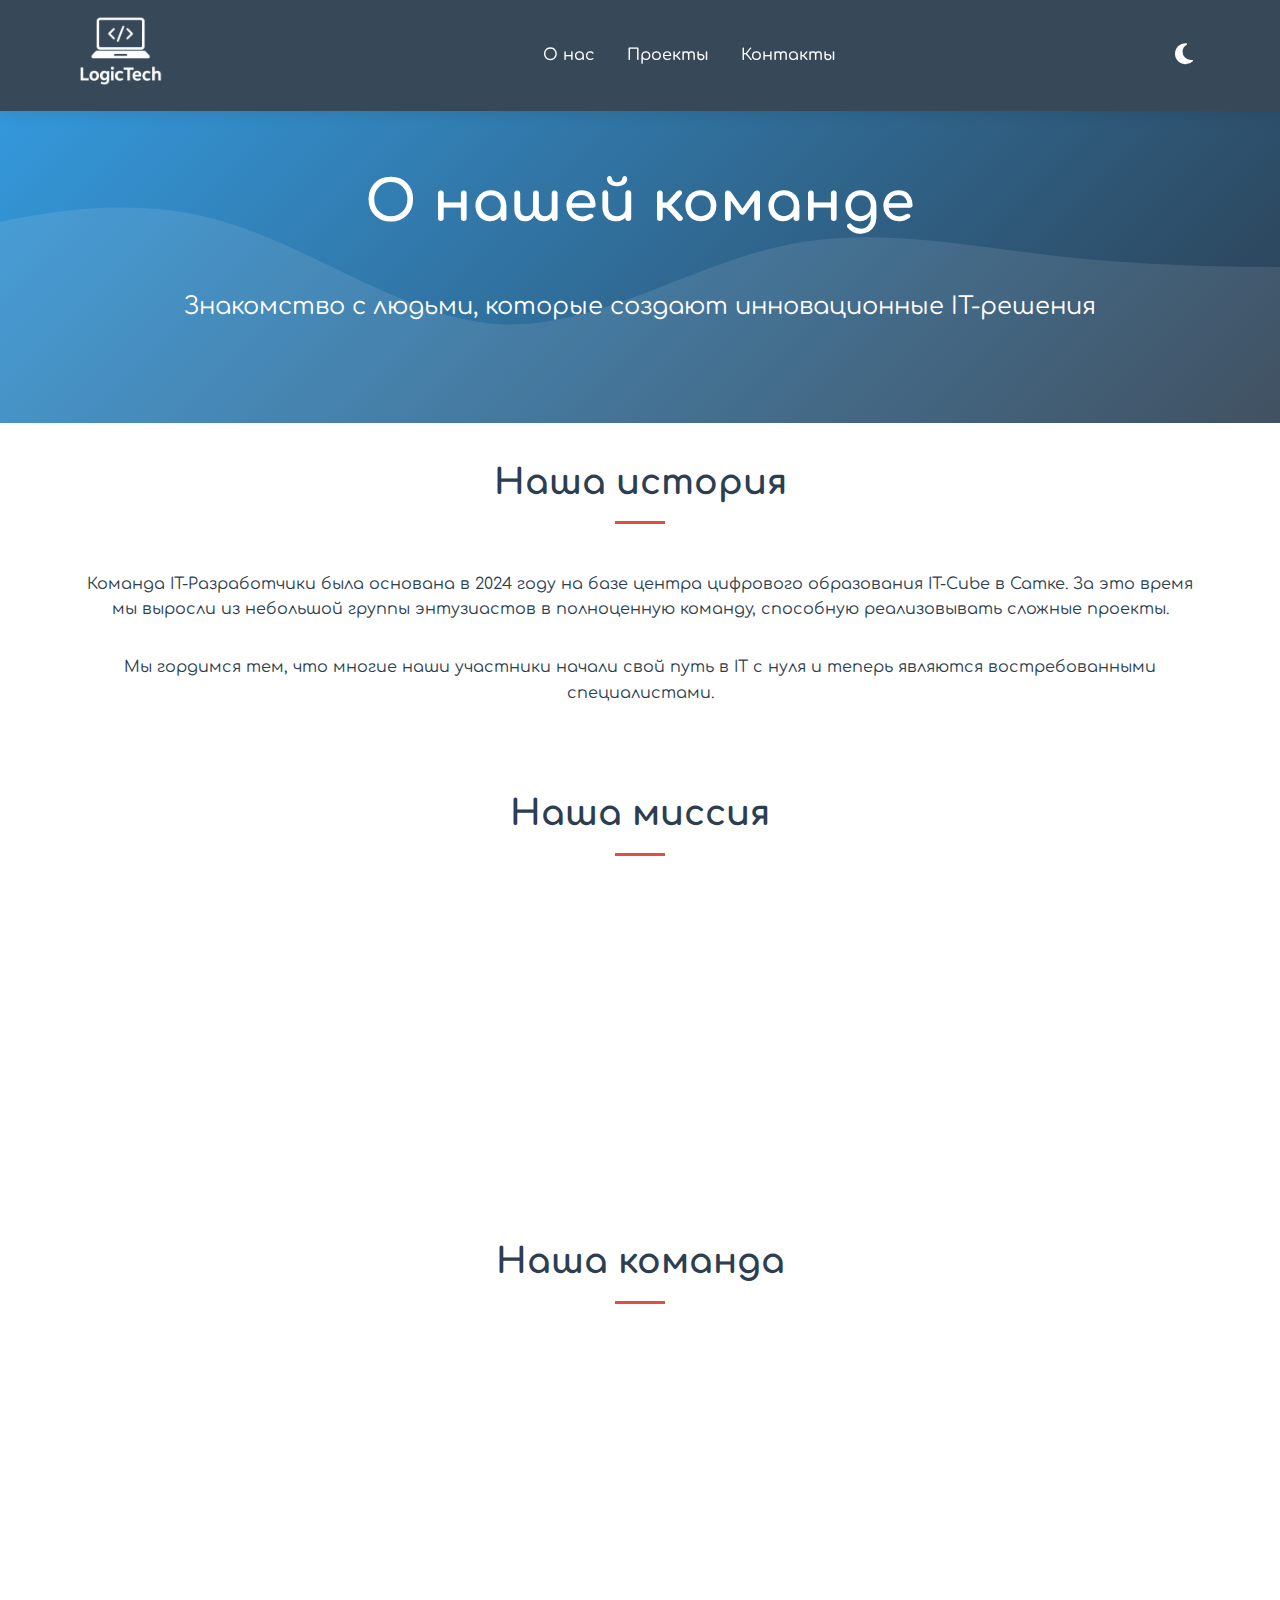
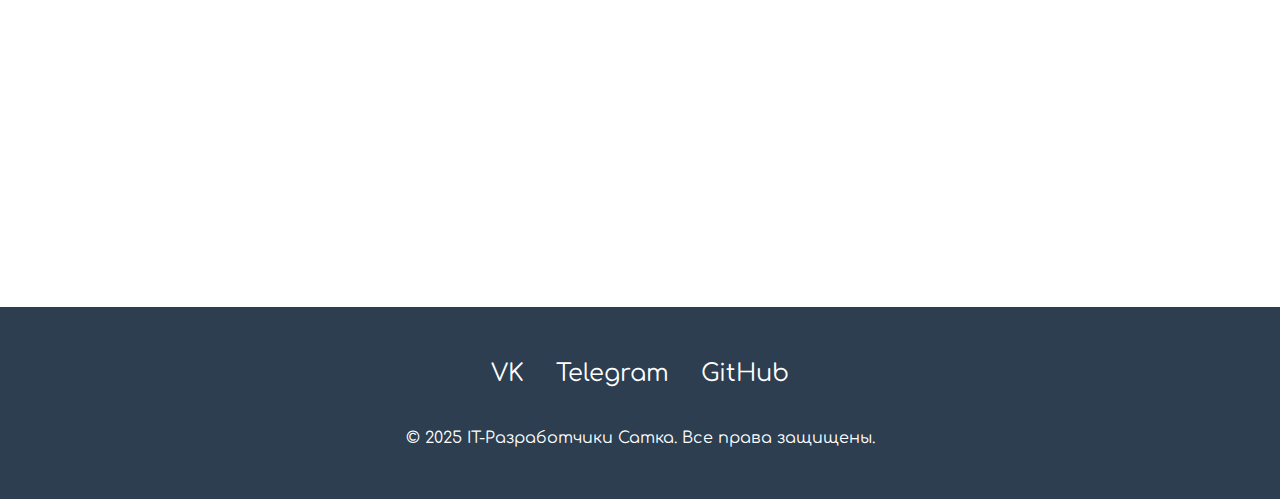
<file: about.html>
<!DOCTYPE html>
<html lang="ru">
<head>
    <meta charset="UTF-8">
    <meta name="viewport" content="width=device-width, initial-scale=1.0">
    <title>О нас - IT-Разработчики Сатка</title>
    <meta name="description" content="Знакомство с командой IT-Разработчики Сатка - нашей историей, миссией и участниками">
    <link rel="preconnect" href="https://fonts.googleapis.com">
    <link rel="preconnect" href="https://fonts.gstatic.com" crossorigin>
    <link href="https://fonts.googleapis.com/css2?family=Comfortaa:wght@300..700&display=swap" rel="stylesheet">
    <link rel="stylesheet" href="css/style.css">
    <link rel="stylesheet" href="css/animations.css">
    <link rel="stylesheet" href="https://cdnjs.cloudflare.com/ajax/libs/font-awesome/6.4.0/css/all.min.css">
</head>
<body>
    <header>
        <div class="container">
            <nav>
                <div class="logo">
                    <a href="index.html">
                        <img src="img/logo.png" class="logo-img" alt="IT-Разработчики Сатка">
                    </a>
                </div>
                <ul class="nav-links">
                    <li><a href="about.html">О нас</a></li>
                    <li><a href="projects.html">Проекты</a></li>
                    <li><a href="contact.html">Контакты</a></li>
                </ul>
                <button class="theme-toggle" id="themeToggle">
                    <i class="fas fa-moon"></i>
                </button>
                <div class="burger-menu">
                    <div class="burger-line"></div>
                    <div class="burger-line"></div>
                    <div class="burger-line"></div>
                </div>
            </nav>
        </div>
    </header>
    
    <div class="mobile-nav">
        <button class="close-menu">
            <i class="fas fa-times"></i>
        </button>
        <ul class="mobile-nav-links">
            <li><a href="about.html">О нас</a></li>
            <li><a href="projects.html">Проекты</a></li>
            <li><a href="contact.html">Контакты</a></li>
        </ul>
    </div>

    <section class="page-hero">
        <div class="container">
            <h1>О нашей команде</h1>
            <p>Знакомство с людьми, которые создают инновационные IT-решения</p>
        </div>
    </section>

    <section class="history">
        <div class="container">
            <h2 class="section-title">Наша история</h2>
            <p>Команда IT-Разработчики была основана в 2024 году на базе центра цифрового образования IT-Cube в Сатке. За это время мы выросли из небольшой группы энтузиастов в полноценную команду, способную реализовывать сложные проекты.</p>
            <p>Мы гордимся тем, что многие наши участники начали свой путь в IT с нуля и теперь являются востребованными специалистами.</p>
        </div>
    </section>
    
    <section class="about-preview">
        <div class="container">
            <h2 class="section-title">Наша миссия</h2>
            
            <div class="values">
                <div class="value-item fade-in">
                    <h3>Образование</h3>
                    <p>Мы обучаем новое поколение разработчиков и делимся знаниями</p>
                </div>
                <div class="value-item fade-in">
                    <h3>Инновации</h3>
                    <p>Мы постоянно исследуем новые технологии и подходы</p>
                </div>
                <div class="value-item fade-in">
                    <h3>Сотрудничество</h3>
                    <p>Мы работаем вместе над проектами, объединяя опыт и свежие идеи</p>
                </div>
            </div>
        </div>
    </section>

    <section class="team">
        <div class="container">
            <h2 class="section-title">Наша команда</h2>
            
            <div class="team-grid">
                <div class="team-member fade-in">
                    <div class="member-img">
                        <i class="fas fa-user"></i>
                    </div>
                    <div class="member-info">
                        <h3>Мальцев Алексей Александрович</h3>
                        <div class="member-role">Стаж: 8-10 лет</div>
                        <p>Специализируется на веб-разработке, системном администрировании и программировании.</p>
                    </div>
                </div>
                
                <div class="team-member fade-in">
                    <div class="member-img">
                        <i class="fas fa-user"></i>
                    </div>
                    <div class="member-info">
                        <h3>Ваулин Матвей Анатольевич</h3>
                        <div class="member-role">Стаж: 5 лет</div>
                        <p>Придумывает разные идеи для проектов и специализируется на программировании и веб-дизайне.</p>
                    </div>
                </div>
                
                <div class="team-member fade-in">
                    <div class="member-img">
                        <i class="fas fa-user"></i>
                    </div>
                    <div class="member-info">
                        <h3>Ситдиков Тимур Ринатович</h3>
                        <div class="member-role">Стаж: 5 лет</div>
                        <p>Специализируется на системном администрировании и веб-разработке.</p>
                    </div>
                </div>
            </div>
        </div>
    </section>

    <footer>
        <div class="container">
            <div class="footer-content">
                <div class="social-links">
                    <a href="#" aria-label="ВКонтакте">VK</a>
                    <a href="https://t.me/LogicTechSupBot" target="_blank" aria-label="Telegram">Telegram</a>
                    <a href="https://github.com/read-file-python" target="_blank" aria-label="GitHub">GitHub</a>
                </div>
                <p>&copy; 2025 IT-Разработчики Сатка. Все права защищены.</p>
            </div>
        </div>
    </footer>

    <script src="js/theme.js"></script>
    <script src="js/animations.js"></script>
    <script src="js/burger.js"></script>
    <script src="js/back-to-top.js"></script>
</body>

</html>
</file>
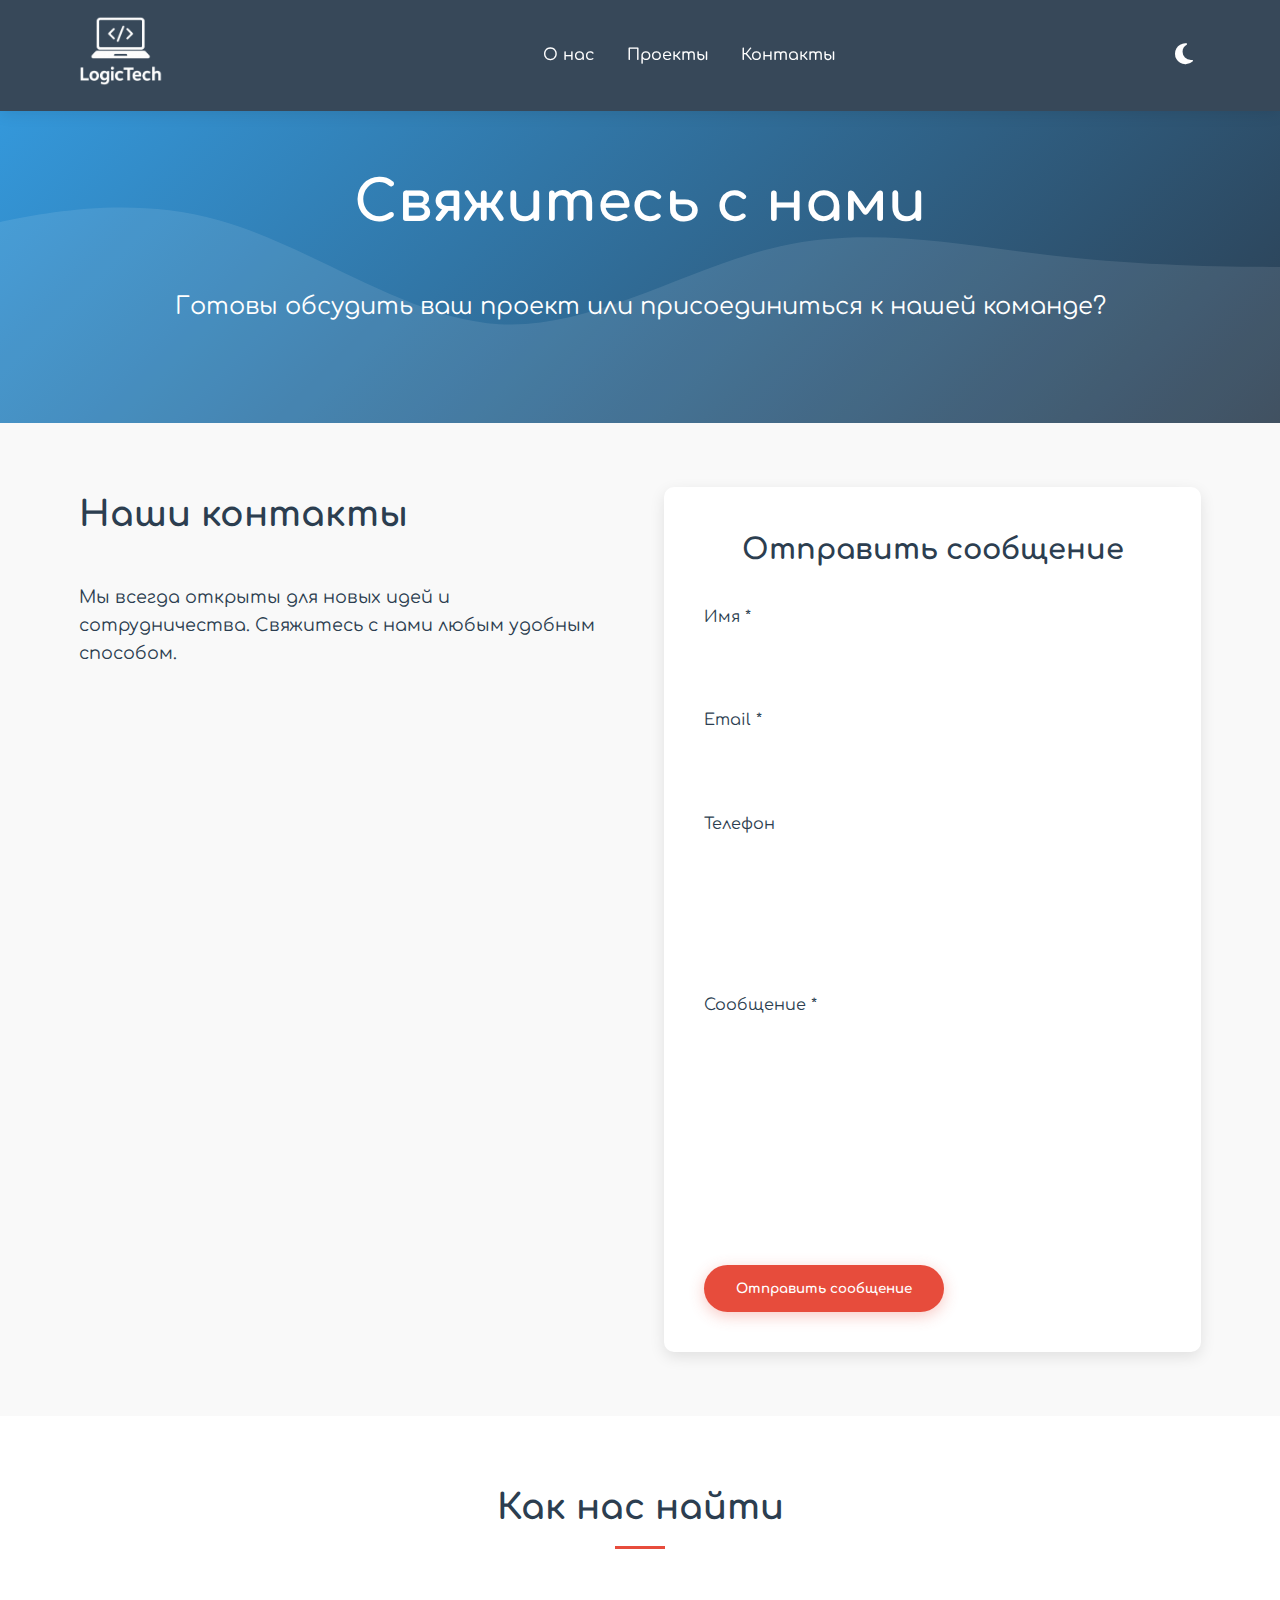
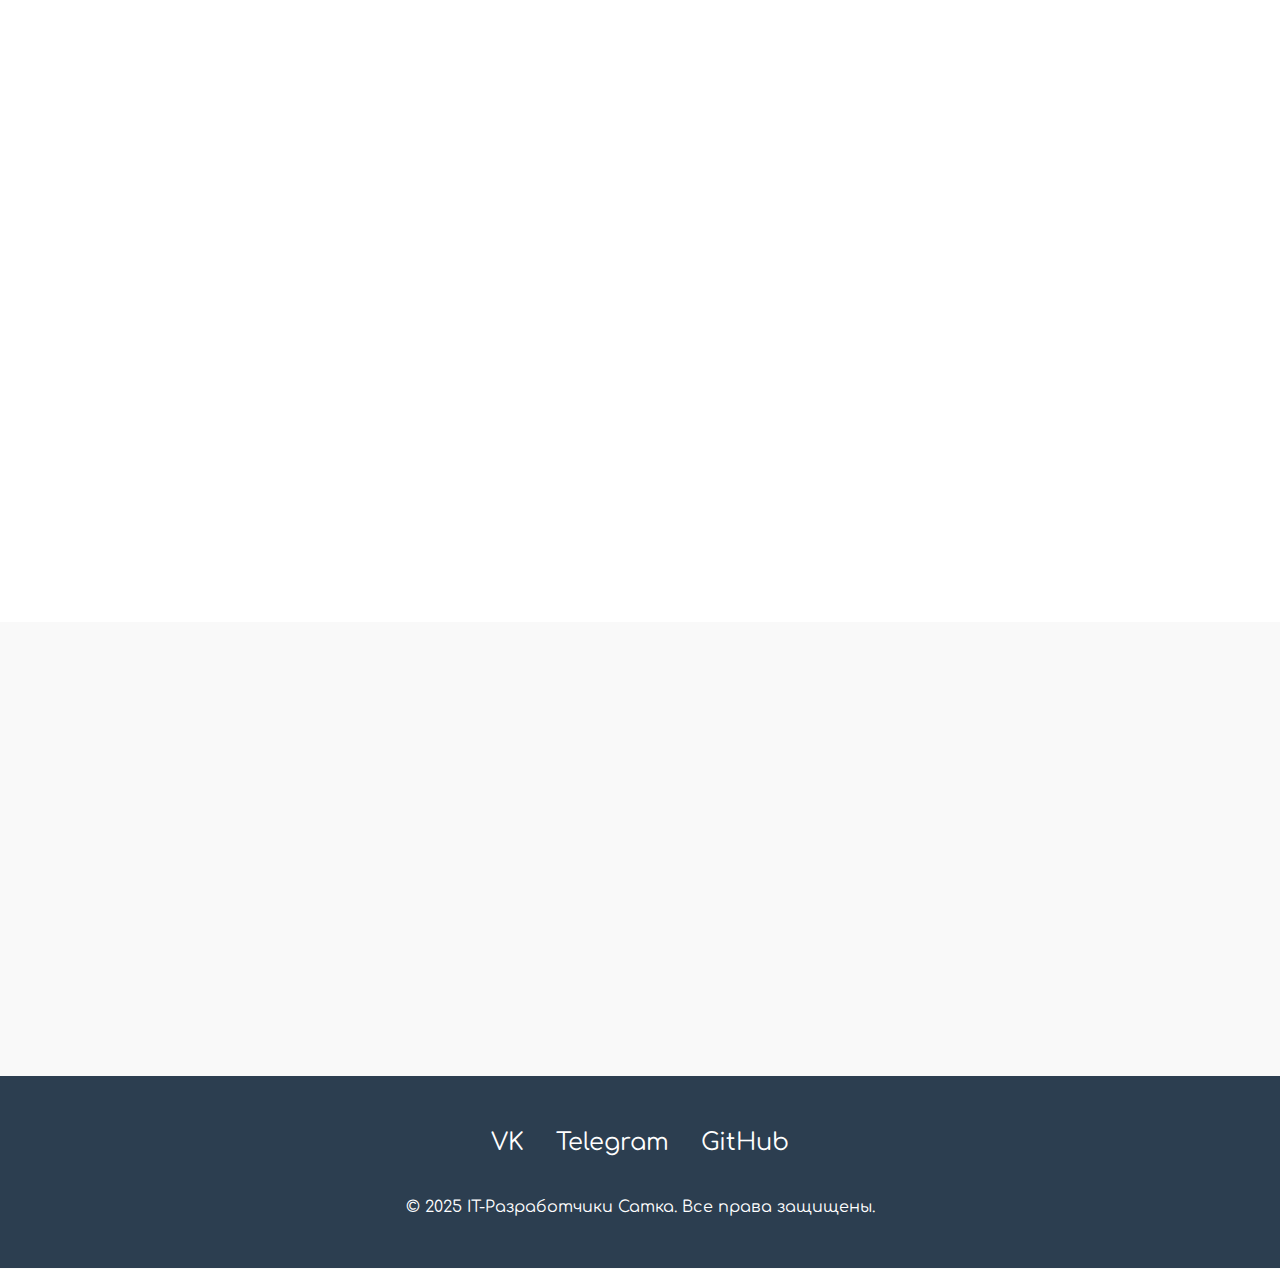
<file: contact.html>
<!DOCTYPE html>
<html lang="ru">
<head>
    <meta charset="UTF-8">
    <meta name="viewport" content="width=device-width, initial-scale=1.0">
    <title>Контакты - IT-Разработчики Сатка</title>
    <meta name="description" content="Свяжитесь с командой IT-Разработчики из Сатки для обсуждения вашего проекта">
    <link rel="preconnect" href="https://fonts.googleapis.com">
    <link rel="preconnect" href="https://fonts.gstatic.com" crossorigin>
    <link href="https://fonts.googleapis.com/css2?family=Comfortaa:wght@300..700&display=swap" rel="stylesheet">
    <link rel="stylesheet" href="css/style.css">
    <link rel="stylesheet" href="css/animations.css">
    <link rel="stylesheet" href="https://cdnjs.cloudflare.com/ajax/libs/font-awesome/6.4.0/css/all.min.css">
</head>
<body>
    <header>
        <div class="container">
            <nav>
                <div class="logo">
                    <a href="index.html">
                        <img src="img/logo.png" class="logo-img" alt="IT-Разработчики Сатка">
                    </a>
                </div>
                <ul class="nav-links">
                    <li><a href="about.html">О нас</a></li>
                    <li><a href="projects.html">Проекты</a></li>
                    <li><a href="contact.html">Контакты</a></li>
                </ul>
                <button class="theme-toggle" id="themeToggle">
                    <i class="fas fa-moon"></i>
                </button>
                <div class="burger-menu">
                    <div class="burger-line"></div>
                    <div class="burger-line"></div>
                    <div class="burger-line"></div>
                </div>
            </nav>
        </div>
    </header>

    <div class="mobile-nav">
        <button class="close-menu">
            <i class="fas fa-times"></i>
        </button>
        <ul class="mobile-nav-links">
            <li><a href="about.html">О нас</a></li>
            <li><a href="projects.html">Проекты</a></li>
            <li><a href="contact.html">Контакты</a></li>
        </ul>
    </div>

    <section class="page-hero">
        <div class="container">
            <h1>Свяжитесь с нами</h1>
            <p>Готовы обсудить ваш проект или присоединиться к нашей команде?</p>
        </div>
    </section>

    <section class="contact">
        <div class="container">
            <div class="contact-content">                
                <div class="contact-info">
                    <h2>Наши контакты</h2>
                    <p>Мы всегда открыты для новых идей и сотрудничества. Свяжитесь с нами любым удобным способом.</p>
                    
                    <div class="contact-details">
                        <div class="contact-item fade-in">
                            <h3>Адрес</h3>
                            <p>IT-Cube Сатка</p>
                            <a href="https://yandex.ru/maps/-/CLeXfA6t" target="_blank" aria-label="г. Сатка, Солнечная улица, 32">г. Сатка, Солнечная улица, 32</a>
                        </div>
                        
                        <div class="contact-item fade-in">
                            <h3>Телефон</h3>
                            <a href="tel:+79227130983" class="link_phone_top">+7(922) 713-09-83</a> 
                        </div>
                        
                        <div class="contact-item fade-in">
                            <h3>Email</h3>
                            <a href="mailto:logictech-sup@ya.ru">logictech-sup@ya.ru</a>
                        </div>
                        
                        <div class="contact-item fade-in">
                            <h3>Социальные сети</h3>
                            <div class="social-links">
                                <a href="#" target="_blank" aria-label="ВКонтакте">VK</a>
                                <a href="https://t.me/LogicTechSupBot" target="_blank" aria-label="Telegram">Telegram</a>
                                <a href="https://github.com/l0gictech" target="_blank" aria-label="GitHub">GitHub</a>
                            </div>
                        </div>
                    </div>
                </div>
                
                <div class="contact-form fade-in">
                    <h2>Отправить сообщение</h2>
                    <form id="contactForm" onsubmit="return sendEmail(this)">
                        <label for="name">Имя *</label>
                        <div class="form-group">
                            <input type="text" id="name" name="name" required placeholder="Введите ваше имя">
                        </div>
                        <label for="email">Email *</label>
                        <div class="form-group">
                            <input type="email" id="email" name="email" required placeholder="Введите ваш email">
                        </div>
                        <label for="phone">Телефон</label>
                        <div class="form-group">
                            <input type="tel" id="phone" name="phone" placeholder="+7 (XXX) XXX-XX-XX">
                        </div>
                        <div class="form-group">
                            <label for="subject">Тема сообщения</label>
                            <select id="subject" name="subject">
                                <option value="Сотрудничество">Сотрудничество</option>
                                <option value="Проект">Обсуждение проекта</option>
                                <option value="Стажировка">Стажировка/Работа</option>
                                <option value="Вопрос">Вопрос</option>
                                <option value="Другое">Другое</option>
                            </select>
                        </div>
                        <label for="message">Сообщение *</label>
                        <div class="form-group">
                            <textarea id="message" name="message" required placeholder="Расскажите о вашем проекте или задайте вопрос..." rows="5"></textarea>
                        </div>
                        <div class="form-group">
                            <small>* Обязательные поля</small>
                        </div>
                        <button type="submit" class="btn">
                            <span class="btn-text">Отправить сообщение</span>
                            <span class="btn-loading" style="display: none;">
                                <i class="fas fa-spinner fa-spin"></i> Отправка...
                            </span>
                        </button>
                    </form>
                    <div id="formMessage" style="display: none; margin-top: 1rem; padding: 1rem; border-radius: 5px;"></div>
                </div>
            </div>
        </div>
    </section>

    <section class="map">
        <div class="container">
            <h2 class="section-title">Как нас найти</h2>
            <div class="map-placeholder fade-in">
                <div style="background: var(--card-bg); padding: 2rem; text-align: center; border-radius: 10px; box-shadow: var(--shadow);">
                    <h3>Карта расположения IT-Cube Сатка</h3>
                    <p>г. Сатка, ул. Солнечная, 32</p>
                    <div style="position:relative;overflow:hidden; border-radius: 8px; margin-top: 1rem;">
                        <iframe src="https://yandex.ru/map-widget/v1/?ll=58.973556%2C55.035933&mode=poi&poi%5Bpoint%5D=58.972863%2C55.036154&poi%5Buri%5D=ymapsbm1%3A%2F%2Forg%3Foid%3D94460947584&z=19.19" width="100%" height="400" frameborder="0" allowfullscreen="true" style="position:relative; border-radius: 8px;">
                        </iframe>
                    </div>
                </div>
            </div>
        </div>
    </section>

    <section class="contact-info-section">
        <div class="container">
            <div class="contact-extra-info">
                <div class="info-card fade-in">
                    <i class="fas fa-clock"></i>
                    <h3>Время работы</h3>
                    <p>Пн-Пт: 9:00 - 18:00</p>
                    <p>Сб: 10:00 - 16:00</p>
                    <p>Вс: Выходной</p>
                </div>
                <div class="info-card fade-in">
                    <i class="fas fa-rocket"></i>
                    <h3>Быстрый ответ</h3>
                    <p>Отвечаем на сообщения в течение 2 часов в рабочее время</p>
                </div>
                <div class="info-card fade-in">
                    <i class="fas fa-users"></i>
                    <h3>Присоединяйтесь</h3>
                    <p>Ищете стажировку или хотите стать частью команды? Пишите нам!</p>
                </div>
            </div>
        </div>
    </section>

    <footer>
        <div class="container">
            <div class="footer-content">        
                <div class="social-links">
                    <a href="#" aria-label="ВКонтакте">VK</a>
                    <a href="https://t.me/LogicTechSupBot" target="_blank" aria-label="Telegram">Telegram</a>
                    <a href="https://github.com/l0gictech" target="_blank" aria-label="GitHub">GitHub</a>
                </div>
                
                <div class="copyright">
                    <p>&copy; 2025 IT-Разработчики Сатка. Все права защищены.</p>
                </div>
            </div>
        </div>
    </footer>

    <script src="js/theme.js"></script>
    <script src="js/animations.js"></script>
    <script src="js/contact.js"></script>
    <script src="js/burger.js"></script>
    <script src="js/back-to-top.js"></script> 
</body>

</html>
</file>
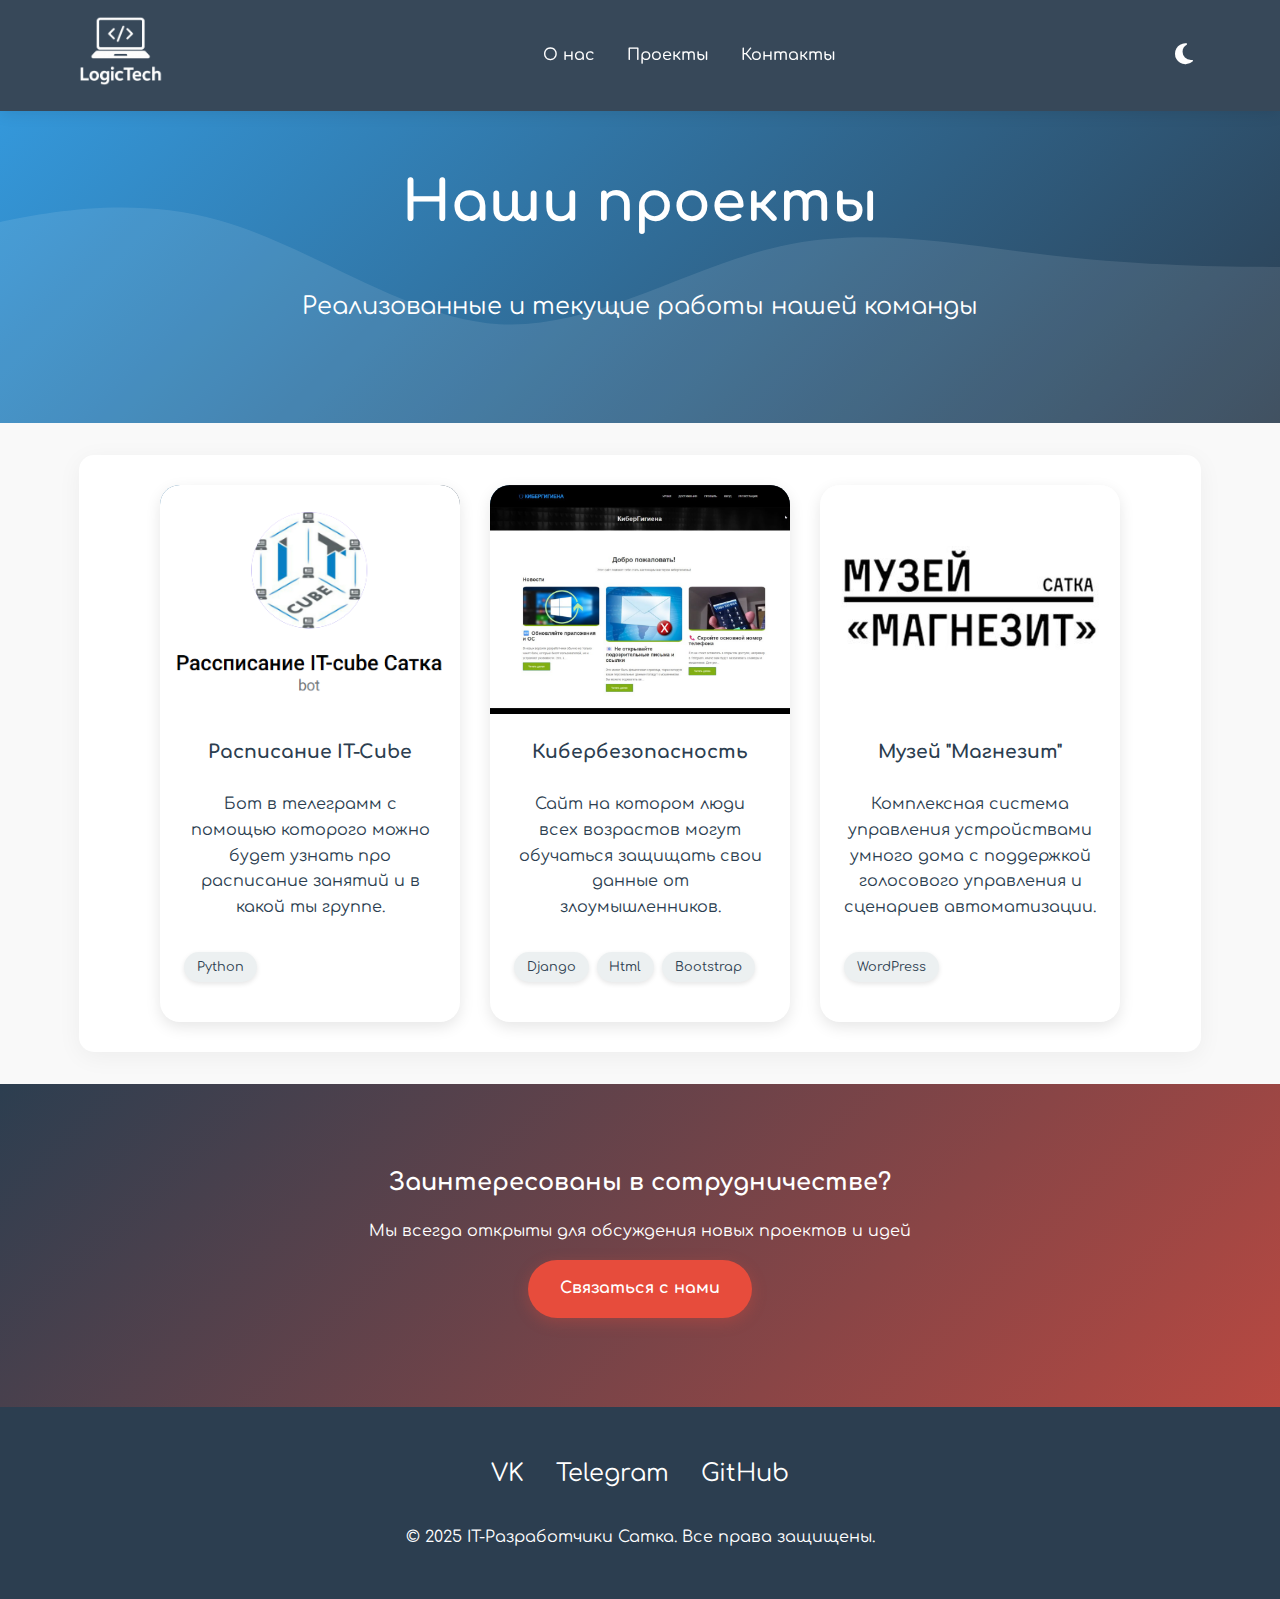
<file: projects.html>
<!DOCTYPE html>
<html lang="ru">
<head>
    <meta charset="UTF-8">
    <meta name="viewport" content="width=device-width, initial-scale=1.0">
    <title>Проекты - IT-Разработчики Сатка</title>
    <meta name="description" content="Реализованные и текущие проекты команды IT-Разработчики Сатка">
    <link rel="preconnect" href="https://fonts.googleapis.com">
    <link rel="preconnect" href="https://fonts.gstatic.com" crossorigin>
    <link href="https://fonts.googleapis.com/css2?family=Comfortaa:wght@300..700&display=swap" rel="stylesheet">
    <link rel="stylesheet" href="css/style.css">
    <link rel="stylesheet" href="css/animations.css">
    <link rel="stylesheet" href="https://cdnjs.cloudflare.com/ajax/libs/font-awesome/6.4.0/css/all.min.css">
</head>
<body>
    <header>
        <div class="container">
            <nav>
                <div class="logo">
                    <a href="index.html">
                        <img src="img/logo.png" class="logo-img" alt="IT-Разработчики Сатка">
                    </a>
                </div>
                <ul class="nav-links">
                    <li><a href="about.html">О нас</a></li>
                    <li><a href="projects.html">Проекты</a></li>
                    <li><a href="contact.html">Контакты</a></li>
                </ul>
                <button class="theme-toggle" id="themeToggle">
                    <i class="fas fa-moon"></i>
                </button>
                <div class="burger-menu">
                    <div class="burger-line"></div>
                    <div class="burger-line"></div>
                    <div class="burger-line"></div>
                </div>
            </nav>
        </div>
    </header>

    <div class="mobile-nav">
        <button class="close-menu">
            <i class="fas fa-times"></i>
        </button>
        <ul class="mobile-nav-links">
            <li><a href="about.html">О нас</a></li>
            <li><a href="projects.html">Проекты</a></li>
            <li><a href="contact.html">Контакты</a></li>
        </ul>
    </div>

    <section class="page-hero">
        <div class="container">
            <h1>Наши проекты</h1>
            <p>Реализованные и текущие работы нашей команды</p>
        </div>
    </section>

    <section class="projects">
        <div class="container">
            <div class="projects-grid">
                <div class="project-card fade-in">
                    <img src="img/rasspis.png" alt="ТГ" class="project-img">
                    <div class="project-info">
                        <h3>Расписание IT-Cube</h3>
                        <p>Бот в телеграмм с помощью которого можно будет узнать про расписание занятий и в какой ты группе.</p>
                        <div class="project-tags">
                            <span class="tag">Python</span>
                        </div>
                    </div>
                </div>
                
                <div class="project-card fade-in">
                    <img src="img/mem.png" alt="Сайт по кибербезопасности " class="project-img">
                    <div class="project-info">
                        <h3>Кибербезопасность</h3>
                        <p>Сайт на котором люди всех возрастов могут обучаться защищать свои данные от злоумышленников.</p>
                        <div class="project-tags">
                            <span class="tag">Django</span>
                            <span class="tag">Html</span>
                            <span class="tag">Bootstrap</span>
                        </div>
                    </div>
                </div>
                
                <div class="project-card fade-in">
                    <img src="img/muzei.png" alt="Сайт музея Магнезит" class="project-img">
                    <div class="project-info">
                        <h3>Музей "Магнезит"</h3>
                        <p>Комплексная система управления устройствами умного дома с поддержкой голосового управления и сценариев автоматизации.</p>
                        <div class="project-tags">
                            <span class="tag">WordPress</span>
                        </div>
                    </div>
                </div>
            </div>
        </div>
    </section>

    <section class="cta">
        <div class="container">
            <h2>Заинтересованы в сотрудничестве?</h2>
            <p>Мы всегда открыты для обсуждения новых проектов и идей</p>
            <a href="contact.html" class="btn">Связаться с нами</a>
        </div>
    </section>

    <footer>
        <div class="container">
            <div class="footer-content">
                <div class="social-links">
                    <a href="#" aria-label="ВКонтакте">VK</a>
                    <a href="https://t.me/LogicTechSupBot" target="_blank" aria-label="Telegram">Telegram</a>
                    <a href="https://github.com/l0gictech" target="_blank" aria-label="GitHub">GitHub</a>
                </div>
                <p>&copy; 2025 IT-Разработчики Сатка. Все права защищены.</p>
            </div>
        </div>
    </footer>

    <script src="js/theme.js"></script>
    <script src="js/animations.js"></script>
    <script src="js/burger.js"></script>
    <script src="js/back-to-top.js"></script> 
</body>

</html>
</file>
<file: css/style.css>
:root {
    --primary: #2C3E50;
    --accent: #E74C3C;
    --secondary: #3498DB;
    --light: #ECF0F1;
    --dark: #2C3E50;
    --transition: all 0.3s ease;
    --bg-color: #f9f9f9;
    --text-color: #2C3E50;
    --card-bg: #ffffff;
    --shadow: 0 5px 15px rgba(0, 0, 0, 0.1);
    --header-bg: rgba(44, 62, 80, 0.95);
}

[data-theme="dark"] {
    --bg-color: #0a0a0f;
    --text-color: #e6f2ff;
    --card-bg: #1a1a2e;
    --shadow: 0 5px 25px rgba(128, 0, 255, 0.3);
    --header-bg: rgba(10, 10, 15, 0.98);
    --primary: #9d4edd;
    --accent: #ff6b6b;
    --secondary: #4cc9f0;
    --light: #1a1a2e;
    --dark: #e6f2ff;
}

[data-theme="dark"] body::before {
    content: '';
    position: fixed;
    top: 0;
    left: 0;
    width: 100%;
    height: 100%;
    background-image: 
        radial-gradient(2px 2px at 20px 30px, #eee, rgba(0,0,0,0)),
        radial-gradient(2px 2px at 40px 70px, #4cc9f0, rgba(0,0,0,0)),
        radial-gradient(1px 1px at 90px 40px, #ff6b6b, rgba(0,0,0,0)),
        radial-gradient(1px 1px at 130px 80px, #9d4edd, rgba(0,0,0,0));
    background-size: 200px 200px;
    background-position: 0 0;
    z-index: -1;
    animation: starsTwinkle 8s ease-in-out infinite alternate;
}

@keyframes starsTwinkle {
    0%, 100% { opacity: 0.3; }
    50% { opacity: 1; }
}
.secret-mode {
    position: relative;
}

.secret-mode::before {
    content: '';
    position: fixed;
    top: 0;
    left: 0;
    width: 100%;
    height: 100%;
    background: linear-gradient(45deg, 
        rgba(157, 78, 221, 0.1) 0%, 
        rgba(76, 201, 240, 0.1) 25%, 
        rgba(255, 107, 107, 0.1) 50%,
        rgba(157, 78, 221, 0.1) 75%,
        rgba(76, 201, 240, 0.1) 100%);
    background-size: 400% 400%;
    animation: gradientShift 3s ease infinite;
    pointer-events: none;
    z-index: 9998;
}

.particles-container {
    position: fixed;
    top: 0;
    left: 0;
    width: 100%;
    height: 100%;
    pointer-events: none;
    z-index: 9999;
}

.secret-particle {
    position: absolute;
    font-size: 1.5rem;
    animation: floatUp 5s ease-in-out forwards;
    pointer-events: none;
}

.hover-particle {
    position: absolute;
    font-size: 0.8rem;
    color: #4cc9f0;
    animation: floatUp 1s ease-out forwards;
    pointer-events: none;
    z-index: 10000;
}

@keyframes floatUp {
    0% {
        transform: translateY(0) scale(1);
        opacity: 1;
    }
    100% {
        transform: translateY(-100px) scale(0.5);
        opacity: 0;
    }
}

.cube-rotation {
    animation: cubeRotate 3s ease-in-out;
    transform-style: preserve-3d;
}

@keyframes cubeRotate {
    0%, 100% {
        transform: rotateY(0) scale(1);
    }
    25% {
        transform: rotateY(90deg) scale(1.1);
    }
    50% {
        transform: rotateY(180deg) scale(1.05);
    }
    75% {
        transform: rotateY(270deg) scale(1.1);
    }
}
.swipe-right {
    animation: swipeRight 1s ease-out;
}

.swipe-left {
    animation: swipeLeft 1s ease-out;
}

.swipe-up {
    animation: swipeUp 1s ease-out;
}

.swipe-down {
    animation: swipeDown 1s ease-out;
}

@keyframes swipeRight {
    0% { transform: translateX(0); }
    50% { transform: translateX(20px); }
    100% { transform: translateX(0); }
}

@keyframes swipeLeft {
    0% { transform: translateX(0); }
    50% { transform: translateX(-20px); }
    100% { transform: translateX(0); }
}

@keyframes swipeUp {
    0% { transform: translateY(0); }
    50% { transform: translateY(-20px); }
    100% { transform: translateY(0); }
}

@keyframes swipeDown {
    0% { transform: translateY(0); }
    50% { transform: translateY(20px); }
    100% { transform: translateY(0); }
}
.floating-message {
    position: fixed;
    top: 50%;
    left: 50%;
    transform: translate(-50%, -50%) scale(0.5);
    background: linear-gradient(135deg, #9d4edd, #4cc9f0);
    color: white;
    padding: 1rem 2rem;
    border-radius: 50px;
    font-weight: bold;
    font-family: 'Comfortaa', sans-serif;
    box-shadow: 0 10px 30px rgba(157, 78, 221, 0.5);
    z-index: 10001;
    opacity: 0;
    transition: all 0.5s ease;
    text-align: center;
    min-width: 200px;
}

.floating-message.show {
    opacity: 1;
    transform: translate(-50%, -50%) scale(1);
}
.hover-glow {
    box-shadow: 
        0 0 20px rgba(157, 78, 221, 0.6),
        0 0 40px rgba(76, 201, 240, 0.4),
        0 0 60px rgba(255, 107, 107, 0.2) !important;
    transition: all 0.3s ease !important;
}

.hover-scale {
    transform: scale(1.05) !important;
    transition: transform 0.3s ease !important;
}

.hover-rotate {
    transform: rotate(5deg) !important;
    transition: transform 0.3s ease !important;
}
.back-to-top {
    position: fixed;
    bottom: 30px;
    right: 30px;
    width: 50px;
    height: 50px;
    background: var(--accent);
    color: white;
    border: none;
    border-radius: 50%;
    cursor: pointer;
    display: flex;
    align-items: center;
    justify-content: center;
    font-size: 1.2rem;
    box-shadow: 0 4px 15px rgba(231, 76, 60, 0.4);
    transition: var(--transition);
    z-index: 1000;
    opacity: 0;
    visibility: hidden;
    transform: translateY(20px);
}

.back-to-top.visible {
    opacity: 1;
    visibility: visible;
    transform: translateY(0);
}

.back-to-top:hover {
    transform: translateY(-5px);
    box-shadow: 0 8px 25px rgba(231, 76, 60, 0.6);
}

[data-theme="dark"] .back-to-top {
    background: linear-gradient(135deg, #ff69b4, #65fc4b);
    box-shadow: 0 4px 20px rgba(255, 105, 180, 0.5);
}

[data-theme="dark"] .back-to-top:hover {
    box-shadow: 0 8px 30px rgba(101, 252, 75, 0.6);
}

* {
    margin: 0;
    padding: 0;
    box-sizing: border-box;
    font-family: 'Comfortaa', 'Segoe UI', Tahoma, Geneva, Verdana, sans-serif;
    transition: background-color 0.5s ease, color 0.3s ease, border-color 0.3s ease;
}

body {
    background-color: var(--bg-color);
    color: var(--text-color);
    line-height: 1.6;
    overflow-x: hidden;
}

.container {
    width: 90%;
    max-width: 1200px;
    margin: 0 auto;
    padding: 0 15px;
}

.container p {
    padding: 1rem 0;
}

header {
    background-color: var(--header-bg);
    color: white;
    padding: 1rem 0;
    position: sticky;
    top: 0;
    z-index: 1000;
    box-shadow: 0 2px 15px rgba(0, 0, 0, 0.1);
    backdrop-filter: blur(10px);
}

nav {
    display: flex;
    justify-content: space-between;
    align-items: center;
}

.nav-links {
    display: flex;
    list-style: none;
}

.nav-links li {
    margin-left: 2rem;
    position: relative;
}

.nav-links a {
    color: white;
    text-decoration: none;
    font-weight: 500;
    transition: var(--transition);
    position: relative;
    padding: 0.5rem 0;
}

.nav-links a::after {
    content: '';
    position: absolute;
    bottom: 0;
    left: 0;
    width: 0;
    height: 2px;
    background-color: var(--accent);
    transition: width 0.3s ease;
}

.nav-links a:hover::after {
    width: 100%;
}

.nav-links a:hover {
    color: var(--accent);
}

.theme-toggle {
    background: none;
    border: none;
    color: white;
    font-size: 1.5rem;
    cursor: pointer;
    margin-left: 2rem;
    transition: transform 0.3s ease;
    padding: 0.5rem;
    border-radius: 50%;
}

.theme-toggle:hover {
    transform: rotate(30deg);
    background-color: rgba(255, 255, 255, 0.1);
}

/* Бургер-меню */
.burger-menu {
    display: none;
    flex-direction: column;
    cursor: pointer;
    padding: 5px;
    z-index: 1001;
}

.burger-line {
    width: 25px;
    height: 3px;
    background-color: white;
    margin: 3px 0;
    transition: 0.3s;
    border-radius: 2px;
}

.burger-menu.active .burger-line:nth-child(1) {
    transform: rotate(-45deg) translate(-5px, 6px);
}

.burger-menu.active .burger-line:nth-child(2) {
    opacity: 0;
}

.burger-menu.active .burger-line:nth-child(3) {
    transform: rotate(45deg) translate(-5px, -6px);
}

.mobile-nav {
    position: fixed;
    top: 0;
    right: -100%;
    width: 100%;
    height: 100vh;
    background: var(--header-bg);
    backdrop-filter: blur(10px);
    z-index: 999;
    transition: right 0.3s ease;
    display: flex;
    flex-direction: column;
    justify-content: center;
    align-items: center;
}

.mobile-nav.active {
    right: 0;
}

.mobile-nav-links {
    list-style: none;
    text-align: center;
}

.mobile-nav-links li {
    margin: 2rem 0;
}

.mobile-nav-links a {
    color: white;
    text-decoration: none;
    font-size: 1.5rem;
    font-weight: 500;
    transition: var(--transition);
    position: relative;
    padding: 0.5rem 1rem;
}

.mobile-nav-links a::after {
    content: '';
    position: absolute;
    bottom: 0;
    left: 0;
    width: 0;
    height: 2px;
    background-color: var(--accent);
    transition: width 0.3s ease;
}

.mobile-nav-links a:hover::after {
    width: 100%;
}

.mobile-nav-links a:hover {
    color: var(--accent);
}

.form-group label {
    display: block;
    margin-bottom: 0.5rem;
    color: var(--text-color);
    font-weight: 500;
    transition: all 0.3s ease;
    position: absolute;
    top: 1rem;
    left: 1rem;
    background: var(--card-bg);
    padding: 0 0.5rem;
    pointer-events: none;
    transform-origin: left top;
}

.form-group input, 
.form-group textarea, 
.form-group select {
    width: 100%;
    padding: 1rem;
    border: 2px solid #ddd;
    border-radius: 5px;
    font-size: 1rem;
    transition: border-color 0.3s ease, box-shadow 0.3s ease;
    background-color: var(--card-bg);
    color: var(--text-color);
    font-family: 'Comfortaa', sans-serif;
}

.form-group input:focus, 
.form-group textarea:focus, 
.form-group select:focus {
    outline: none;
    border-color: var(--secondary);
    box-shadow: 0 0 0 3px rgba(52, 152, 219, 0.1);
}

.form-group textarea {
    min-height: 150px;
    resize: vertical;
    line-height: 1.5;
}

.form-group input:focus + label,
.form-group textarea:focus + label,
.form-group select:focus + label,
.form-group input:not(:placeholder-shown) + label,
.form-group textarea:not(:placeholder-shown) + label,
.form-group select:not(:placeholder-shown) + label {
    top: -0.5rem;
    left: 0.8rem;
    font-size: 0.8rem;
    color: var(--secondary);
    background: var(--card-bg);
    transform: translateY(-50%);
}

[data-theme="dark"] .form-group input,
[data-theme="dark"] .form-group textarea,
[data-theme="dark"] .form-group select {
    border-color: #444;
    background-color: var(--card-bg);
}

[data-theme="dark"] .form-group input:focus,
[data-theme="dark"] .form-group textarea:focus,
[data-theme="dark"] .form-group select:focus {
    border-color: var(--secondary);
    box-shadow: 0 0 0 3px rgba(76, 201, 240, 0.2);
}

[data-theme="dark"] .form-group label {
    background: var(--card-bg);
}

.form-group input:invalid:not(:focus):not(:placeholder-shown),
.form-group textarea:invalid:not(:focus):not(:placeholder-shown),
.form-group select:invalid:not(:focus):not(:placeholder-shown) {
    border-color: var(--accent);
    animation: shake 0.5s ease-in-out;
}


@keyframes shake {
    0%, 100% { transform: translateX(0); }
    25% { transform: translateX(-5px); }
    75% { transform: translateX(5px); }
}

.form-group select {
    appearance: none;
    background-image: url("data:image/svg+xml,%3Csvg xmlns='http://www.w3.org/2000/svg' width='12' height='12' fill='%23333' viewBox='0 0 16 16'%3E%3Cpath d='M7.247 11.14 2.451 5.658C1.885 5.013 2.345 4 3.204 4h9.592a1 1 0 0 1 .753 1.659l-4.796 5.48a1 1 0 0 1-1.506 0z'/%3E%3C/svg%3E");
    background-repeat: no-repeat;
    background-position: right 1rem center;
    background-size: 12px;
    padding-right: 2.5rem;
}

[data-theme="dark"] .form-group select {
    background-image: url("data:image/svg+xml,%3Csvg xmlns='http://www.w3.org/2000/svg' width='12' height='12' fill='%23e6f2ff' viewBox='0 0 16 16'%3E%3Cpath d='M7.247 11.14 2.451 5.658C1.885 5.013 2.345 4 3.204 4h9.592a1 1 0 0 1 .753 1.659l-4.796 5.48a1 1 0 0 1-1.506 0z'/%3E%3C/svg%3E");
}

@media (max-width: 768px) {
    .form-group {
        margin-bottom: 1rem;
    }
    
    .form-group input,
    .form-group textarea,
    .form-group select {
        padding: 0.8rem;
        font-size: 16px; /* Предотвращает масштабирование в iOS */
    }
    
    .form-group label {
        top: 0.8rem;
        left: 0.8rem;
    }
    
    .form-group input:focus + label,
    .form-group textarea:focus + label,
    .form-group select:focus + label,
    .form-group input:not(:placeholder-shown) + label,
    .form-group textarea:not(:placeholder-shown) + label,
    .form-group select:not(:placeholder-shown) + label {
        top: -0.4rem;
        left: 0.6rem;
        font-size: 0.75rem;
    }
}

/* Специальные стили для разных типов полей */
.form-group input[type="email"] {
    text-transform: lowercase;
}

.form-group input[type="tel"] {
    font-family: monospace;
}

.form-group textarea {
    font-family: inherit;
    line-height: 1.6;
}

.form-group input:disabled,
.form-group textarea:disabled,
.form-group select:disabled {
    opacity: 0.6;
    cursor: not-allowed;
    background-color: var(--light);
}

.form-group input:required + label::after,
.form-group textarea:required + label::after,
.form-group select:required + label::after {
    content: " *";
    color: var(--accent);
}

.form-group {
    opacity: 0;
    transform: translateY(20px);
    animation: fadeInUp 0.6s ease forwards;
}

.form-group:nth-child(1) { animation-delay: 0.1s; }
.form-group:nth-child(2) { animation-delay: 0.2s; }
.form-group:nth-child(3) { animation-delay: 0.3s; }
.form-group:nth-child(4) { animation-delay: 0.4s; }
.form-group:nth-child(5) { animation-delay: 0.5s; }

.close-menu {
    position: absolute;
    top: 20px;
    right: 20px;
    background: none;
    border: none;
    color: white;
    font-size: 2rem;
    cursor: pointer;
    padding: 0.5rem;
    border-radius: 50%;
    transition: var(--transition);
    z-index: 1001;
}

.close-menu:hover {
    background-color: rgba(255, 255, 255, 0.1);
    transform: rotate(90deg);
}

.hero, .page-hero {
    background: linear-gradient(135deg, var(--primary) 0%, var(--secondary) 100%);
    color: white;
    padding: 6rem 0;
    text-align: center;
    position: relative;
    overflow: hidden;
}

.hero::before, .page-hero::before {
    content: '';
    position: absolute;
    top: 0;
    left: 0;
    width: 100%;
    height: 100%;
    background: url("data:image/svg+xml,%3Csvg xmlns='http://www.w3.org/2000/svg' viewBox='0 0 1440 320'%3E%3Cpath fill='%23ffffff' fill-opacity='0.1' d='M0,128L48,117.3C96,107,192,85,288,112C384,139,480,213,576,218.7C672,224,768,160,864,138.7C960,117,1056,139,1152,149.3C1248,160,1344,160,1392,160L1440,160L1440,320L1392,320C1344,320,1248,320,1152,320C1056,320,960,320,864,320C768,320,672,320,576,320C480,320,384,320,288,320C192,320,96,320,48,320L0,320Z'%3E%3C/path%3E%3C/svg%3E");
    background-size: cover;
    background-position: center;
}

.hero h1, .page-hero h1 {
    font-size: 3.5rem;
    margin-bottom: 1.5rem;
    animation: fadeInUp 1s ease;
}

.hero p, .page-hero p {
    font-size: 1.5rem;
    margin-bottom: 2rem;
    animation: fadeInUp 1s ease 0.2s;
    animation-fill-mode: both;
}

.project-card {
    background-color: var(--card-bg);
    border-radius: 20px;
    box-shadow: var(--shadow);
    max-width: 300px;
    overflow: hidden;
    transition: var(--transition);
    position: relative;
}

.project-card::before {
    content: '';
    position: absolute;
    top: 0;
    left: 0;
    width: 100%;
    height: 100%;
    background: linear-gradient(135deg, var(--secondary) 0%, var(--accent) 100%);
    opacity: 0;
    transition: opacity 0.3s ease;
    z-index: 1;
}

.project-card:hover::before {
    opacity: 0.1;
}

.project-card:hover {
    transform: translateY(-10px);
    box-shadow: 0 15px 30px rgba(0, 0, 0, 0.15);
}

.project-tags {
    display: flex;
    flex-wrap: wrap;
    margin: 1rem 0;
    gap: 0.5rem;
}

.tag {
    background-color: var(--light);
    padding: 0.3rem 0.8rem;
    border-radius: 50px;
    font-size: 0.8rem;
    box-shadow: 0 2px 5px rgba(0, 0, 0, 0.1);
    transition: var(--transition);
}

.tag:hover {
    background-color: var(--accent);
    color: white;
    transform: translateY(-2px);
}

footer {
    background-color: var(--primary);
    color: white;
    padding: 2rem 0;
    text-align: center;
}

.footer-content {
    display: flex;
    flex-direction: column;
    align-items: center;
}

.social-links {
    display: flex;
    margin: 1rem 0;
}

.social-links a {
    color: white;
    margin: 0 1rem;
    font-size: 1.5rem;
    text-decoration: none;
    transition: var(--transition);
    position: relative;
}

.social-links a::after {
    content: '';
    position: absolute;
    bottom: -5px;
    left: 0;
    width: 0;
    height: 2px;
    background-color: var(--accent);
    transition: width 0.3s ease;
}

.social-links a:hover::after {
    width: 100%;
}

.social-links a:hover {
    color: var(--accent);
}

.about-links {
    color: var(--text-color);
    margin: 0 1rem;
    font-size: 1.5rem;
    text-decoration: none;
    transition: color 0.3s;
}

.logo-img {
    height: 70px;
    width: auto;
    margin-right: 50px;
    transition: transform 0.5s ease;
}

.logo-img:hover {
    transform: scale(1.05);
}

.logo {
    display: flex;
    align-items: center;
}

.logo-cube {
    display: none;
}

.btn {
    display: inline-block;
    background-color: var(--accent);
    color: white;
    padding: 1rem 2rem;
    border-radius: 50px;
    text-decoration: none;
    font-weight: bold;
    transition: var(--transition);
    box-shadow: 0 4px 15px rgba(231, 76, 60, 0.3);
    position: relative;
    overflow: hidden;
    animation: fadeInUp 1s ease 0.4s;
    animation-fill-mode: both;
    z-index: 1;
    border: none;
    cursor: pointer;
}

.btn::before {
    content: '';
    position: absolute;
    top: 0;
    left: -100%;
    width: 100%;
    height: 100%;
    background: linear-gradient(90deg, transparent, rgba(255, 255, 255, 0.2), transparent);
    transition: var(--transition);
    z-index: -1;
}

.btn:hover::before {
    left: 100%;
}

.btn:hover {
    transform: translateY(-3px);
    box-shadow: 0 8px 20px rgba(231, 76, 60, 0.4);
}

.section-title {
    text-align: center;
    margin-bottom: 1rem;
    position: relative;
}

.section-title::after {
    content: '';
    display: block;
    width: 50px;
    height: 3px;
    background-color: var(--accent);
    margin: 10px auto;
    transition: width 0.5s ease;
}

.section-title:hover::after {
    width: 100px;
}

.projects-grid {
    display: flex;
    flex-wrap: wrap;
    justify-content: center;
    gap: 30px;
    width: 100%;
    background-color: var(--card-bg);
    padding: 30px;
    margin: 0 auto;
    border-radius: 15px;
    box-shadow: 0 5px 25px rgba(0, 0, 0, 0.05);
}

.project-info {
    padding: 1.5rem;
    position: relative;
    z-index: 2;
}

.project-info h3 {
    margin-bottom: 0.5rem;
    color: var(--primary);
}

.project-img {
    width: 100%;
    height: 229.8px;
    border-radius: 15px 15px 0 0;
    background: linear-gradient(45deg, var(--secondary), var(--primary));
    display: flex;
    align-items: center;
    justify-content: center;
    color: white;
    font-size: 1.5rem;
    position: relative;
    overflow: hidden;
    z-index: 2;
    object-fit: cover;
}

.about-preview, .history, .projects-preview, .projects, .team {
    padding: 2rem 0;
    position: relative;
    text-align: center;
}

.about-preview, .history, .team {
    background-color: var(--card-bg);
}

.projects-preview, .projects {
    background-color: var(--bg-color);
}

.values {
    display: grid;
    grid-template-columns: repeat(auto-fit, minmax(250px, 1fr));
    gap: 2rem;
    margin-top: 3rem;
}

.value-item {
    background-color: var(--light);
    padding: 2rem;
    border-radius: 8px;
    box-shadow: var(--shadow);
    text-align: center;
    transition: var(--transition);
    position: relative;
    overflow: hidden;
}

.value-item::before {
    content: '';
    position: absolute;
    top: 0;
    left: 0;
    width: 100%;
    height: 5px;
    background: linear-gradient(90deg, var(--secondary), var(--accent));
    transform: scaleX(0);
    transform-origin: left;
    transition: transform 0.5s ease;
}

.value-item:hover::before {
    transform: scaleX(1);
}

.value-item:hover {
    transform: translateY(-5px);
}

.value-item h3 {
    margin-bottom: 1rem;
    color: var(--primary);
}

.page-hero {
    background: linear-gradient(135deg, var(--secondary) 0%, var(--primary) 100%);
    color: white;
    padding: 3rem 0;
    text-align: center;
}

.team {
    padding: 5rem 0;
    background-color: var(--card-bg);
}

.team-grid {
    display: grid;
    grid-template-columns: repeat(auto-fit, minmax(250px, 1fr));
    gap: 2rem;
}

.team-member {
    background-color: var(--light);
    border-radius: 8px;
    overflow: hidden;
    box-shadow: var(--shadow);
    transition: transform 0.3s;
    position: relative;
}

.team-member::before {
    content: '';
    position: absolute;
    top: 0;
    left: 0;
    width: 100%;
    height: 100%;
    background: linear-gradient(135deg, var(--secondary) 0%, var(--accent) 100%);
    opacity: 0;
    transition: opacity 0.3s ease;
    z-index: 1;
}

.team-member:hover::before {
    opacity: 0.1;
}

.team-member:hover {
    transform: translateY(-10px);
}

.member-info {
    padding: 1.5rem;
    position: relative;
    z-index: 2;
}

.member-info h3 {
    margin-bottom: 0.5rem;
    color: var(--primary);
}

.member-img {
    height: 200px;
    background-color: var(--secondary);
    display: flex;
    align-items: center;
    justify-content: center;
    color: white;
    font-size: 4rem;
    position: relative;
    z-index: 2;
}

.member-role {
    color: var(--accent);
    font-weight: 500;
    margin-bottom: 1rem;
}

.cta {
    padding: 80px 20px;
    background: linear-gradient(-45deg, var(--primary), var(--secondary), var(--accent), var(--primary));
    background-size: 400% 400%;
    animation: gradientBG 15s ease infinite;
    color: white;
    text-align: center;
    position: relative;
    overflow: hidden;
}

.contact {
    padding: 4rem 0;
    background: var(--bg-color);
}

.contact-content {
    display: grid;
    grid-template-columns: 1fr 1fr;
    gap: 3rem;
    align-items: start;
}

.contact-info h2 {
    color: var(--primary);
    margin-bottom: 1.5rem;
    font-size: 2.2rem;
}

.contact-info > p {
    color: var(--text-color);
    margin-bottom: 2rem;
    font-size: 1.1rem;
}

.contact-details {
    display: flex;
    flex-direction: column;
    gap: 1.5rem;
}

.contact-item h3 {
    color: var(--primary);
    margin-bottom: 0.5rem;
    font-size: 1.3rem;
}

.contact-item p {
    color: var(--text-color);
    line-height: 1.6;
}

.contact-item a {
    color: var(--secondary);
    text-decoration: none;
    transition: var(--transition);
}

.contact-item a:hover {
    color: var(--accent);
}

.contact-form {
    background: var(--card-bg);
    padding: 2.5rem;
    border-radius: 10px;
    box-shadow: var(--shadow);
}

.contact-form h2 {
    color: var(--primary);
    margin-bottom: 2rem;
    font-size: 1.8rem;
    text-align: center;
}

.form-group {
    margin-bottom: 1.5rem;
}

.form-group label {
    display: block;
    margin-bottom: 0.5rem;
    color: var(--text-color);
    font-weight: 500;
}

.form-group input, .form-group textarea {
    width: 100%;
    padding: 1rem;
    border: 2px solid #ddd;
    border-radius: 5px;
    font-size: 1rem;
    transition: border-color 0.3s ease;
    background-color: var(--card-bg);
    color: var(--text-color);
}

.form-group input:focus, .form-group textarea:focus {
    outline: none;
    border-color: var(--secondary);
}

.form-group textarea {
    min-height: 150px;
    resize: vertical;
}

.section-title {
    text-align: center;
    color: var(--primary);
    margin-bottom: 2rem;
    font-size: 2.2rem;
}

.map {
    padding: 4rem 0;
    background-color: var(--card-bg);
}

@media (max-width: 768px) {
    .nav-links {
        display: none;
    }
    
    .burger-menu {
        display: flex;
    }
    
    .hero h1, .page-hero h1 {
        font-size: 2.5rem;
    }
    
    .hero p, .page-hero p {
        font-size: 1.2rem;
    }
    
    .contact-content {
        grid-template-columns: 1fr;
    }
    
    .projects-grid {
        flex-direction: column;
        align-items: center;
    }
    
    .logo-img {
        height: 50px;
        margin-right: 20px;
    }
    
    .theme-toggle {
        margin-left: 1rem;
    }
    
    .mobile-nav-links a {
        font-size: 1.2rem;
    }
    
    .back-to-top {
        bottom: 20px;
        right: 20px;
        width: 45px;
        height: 45px;
        font-size: 1rem;
    }
    
    .floating-message {
        padding: 0.8rem 1.5rem;
        font-size: 0.9rem;
        min-width: 150px;
    }
    
    .secret-particle {
        font-size: 1.2rem;
    }
}

@keyframes gradientShift {
    0%, 100% { background-position: 0% 50%; }
    50% { background-position: 100% 50%; }
}

@keyframes rainbow {
    0% { background-position: 0% 50%; }
    50% { background-position: 100% 50%; }
    100% { background-position: 0% 50%; }
}

@keyframes fadeInUp {
    from {
        opacity: 0;
        transform: translateY(30px);
    }
    to {
        opacity: 1;
        transform: translateY(0);
    }
}

@keyframes gradientBG {
    0% {
        background-position: 0% 50%;
    }
    50% {
        background-position: 100% 50%;
    }
    100% {
        background-position: 0% 50%;
    }

}
</file>
<file: css/animations.css>
@keyframes fadeInUp {
    from {
        opacity: 0;
        transform: translateY(30px);
    }
    to {
        opacity: 1;
        transform: translateY(0);
    }
}

@keyframes fadeInDown {
    from {
        opacity: 0;
        transform: translateY(-30px);
    }
    to {
        opacity: 1;
        transform: translateY(0);
    }
}

@keyframes fadeInLeft {
    from {
        opacity: 0;
        transform: translateX(-30px);
    }
    to {
        opacity: 1;
        transform: translateX(0);
    }
}

@keyframes fadeInRight {
    from {
        opacity: 0;
        transform: translateX(30px);
    }
    to {
        opacity: 1;
        transform: translateX(0);
    }
}

@keyframes glow {
    from {
        text-shadow: 0 0 20px rgba(255, 12, 0, 0.6);
    }
    to {
        text-shadow: 0 0 30px rgba(255, 12, 0, 0.9), 0 0 40px rgba(0, 255, 0, 0.6);
    }
}

@keyframes pulse {
    0%, 100% {
        opacity: 1;
        transform: scale(1);
    }
    50% {
        opacity: 0.9;
        transform: scale(1.05);
    }
}

@keyframes float {
    0%, 100% {
        transform: translateY(0px);
    }
    50% {
        transform: translateY(-15px);
    }
}

@keyframes shine {
    0% {
        transform: translateX(-100%) skewX(-15deg);
    }
    100% {
        transform: translateX(200%) skewX(-15deg);
    }
}

@keyframes slideInUp {
    from {
        opacity: 0;
        transform: translateY(50px);
    }
    to {
        opacity: 1;
        transform: translateY(0);
    }
}

@keyframes slideInLeft {
    from {
        opacity: 0;
        transform: translateX(-50px);
    }
    to {
        opacity: 1;
        transform: translateX(0);
    }
}

@keyframes slideInRight {
    from {
        opacity: 0;
        transform: translateX(50px);
    }
    to {
        opacity: 1;
        transform: translateX(0);
    }
}

@keyframes bounce {
    0%, 20%, 53%, 80%, 100% {
        transform: translate3d(0,0,0);
    }
    40%, 43% {
        transform: translate3d(0,-15px,0);
    }
    70% {
        transform: translate3d(0,-7px,0);
    }
    90% {
        transform: translate3d(0,-3px,0);
    }
}

@keyframes flip {
    0% {
        transform: perspective(400px) rotateY(0);
        animation-timing-function: ease-out;
    }
    40% {
        transform: perspective(400px) translateZ(150px) rotateY(170deg);
        animation-timing-function: ease-out;
    }
    50% {
        transform: perspective(400px) translateZ(150px) rotateY(190deg) scale(1);
        animation-timing-function: ease-in;
    }
    80% {
        transform: perspective(400px) rotateY(360deg) scale(.95);
        animation-timing-function: ease-in;
    }
    100% {
        transform: perspective(400px) scale(1);
        animation-timing-function: ease-in;
    }
}

@keyframes starsTwinkle {
    0%, 100% { 
        opacity: 0.3; 
    }
    50% { 
        opacity: 1; 
    }
}

@keyframes starsMove {
    from { 
        transform: translateY(0); 
    }
    to { 
        transform: translateY(-550px); 
    }
}

@keyframes floatGlow {
    0%, 100% {
        transform: translateY(0px);
        filter: drop-shadow(0 5px 15px rgba(157, 78, 221, 0.4));
    }
    50% {
        transform: translateY(-15px);
        filter: drop-shadow(0 15px 30px rgba(76, 201, 240, 0.6))
                drop-shadow(0 0 40px rgba(255, 107, 107, 0.3));
    }
}

@keyframes neonPulse {
    0%, 100% {
        text-shadow: 
            0 0 5px #fff,
            0 0 10px #9d4edd,
            0 0 15px #4cc9f0,
            0 0 20px #ff6b6b;
    }
    50% {
        text-shadow: 
            0 0 10px #fff,
            0 0 20px #9d4edd,
            0 0 30px #4cc9f0,
            0 0 40px #ff6b6b,
            0 0 50px #9d4edd;
    }
}

@keyframes gradientShift {
    0%, 100% { 
        background-position: 0% 50%; 
    }
    50% { 
        background-position: 100% 50%; 
    }
}

@keyframes borderGlow {
    0%, 100% { 
        background-position: 0% 50%; 
    }
    50% { 
        background-position: 100% 50%; 
    }
}

@keyframes titleGlow {
    from {
        filter: drop-shadow(0 0 5px rgba(157, 78, 221, 0.5));
    }
    to {
        filter: drop-shadow(0 0 15px rgba(76, 201, 240, 0.7)) 
                drop-shadow(0 0 25px rgba(255, 107, 107, 0.3));
    }
}

@keyframes pulseLine {
    0%, 100% { 
        width: 50px; 
        opacity: 1; 
    }
    50% { 
        width: 100px; 
        opacity: 0.7; 
    }
}

@keyframes darkPulse {
    0%, 100% {
        box-shadow: 0 0 20px rgba(101, 252, 75, 0.3);
    }
    50% {
        box-shadow: 0 0 40px rgba(101, 252, 75, 0.6), 0 0 60px rgba(255, 105, 180, 0.3);
    }
}

@keyframes spin {
    from { 
        transform: rotate(0deg); 
    }
    to { 
        transform: rotate(360deg); 
    }
}

@keyframes rocketFly {
    0% { 
        transform: translateX(-50%) translateY(0) scale(1); 
        opacity: 1; 
    }
    50% { 
        transform: translateX(-50%) translateY(-25px) scale(1.2); 
        opacity: 0.8; 
    }
    100% { 
        transform: translateX(-50%) translateY(-50px) scale(1); 
        opacity: 0; 
    }
}

@keyframes matrixFall {
    to {
        transform: translateY(100vh);
        opacity: 0;
    }
}

@keyframes devModePulse {
    0%, 100% { 
        transform: scale(1); 
        box-shadow: 0 0 20px rgba(157, 78, 221, 0.6);
    }
    50% { 
        transform: scale(1.02); 
        box-shadow: 0 0 40px rgba(76, 201, 240, 0.8);
    }
}

@keyframes typewriter {
    from { 
        width: 0; 
    }
    to { 
        width: 100%; 
    }
}

@keyframes blinkCursor {
    0%, 100% { 
        border-color: transparent; 
    }
    50% { 
        border-color: #4cc9f0; 
    }
}

@keyframes shake {
    0%, 100% { 
        transform: translateX(0); 
    }
    10%, 30%, 50%, 70%, 90% { 
        transform: translateX(-5px); 
    }
    20%, 40%, 60%, 80% { 
        transform: translateX(5px); 
    }
}

@keyframes rainbow {
    0% { 
        background-position: 0% 50%; 
    }
    50% { 
        background-position: 100% 50%; 
    }
    100% { 
        background-position: 0% 50%; 
    }
}

@keyframes zoomIn {
    from {
        opacity: 0;
        transform: scale3d(0.3, 0.3, 0.3);
    }
    50% {
        opacity: 1;
    }
}

@keyframes tada {
    0% {
        transform: scale3d(1, 1, 1);
    }
    10%, 20% {
        transform: scale3d(0.9, 0.9, 0.9) rotate3d(0, 0, 1, -3deg);
    }
    30%, 50%, 70%, 90% {
        transform: scale3d(1.1, 1.1, 1.1) rotate3d(0, 0, 1, 3deg);
    }
    40%, 60%, 80% {
        transform: scale3d(1.1, 1.1, 1.1) rotate3d(0, 0, 1, -3deg);
    }
    100% {
        transform: scale3d(1, 1, 1);
    }
}
.fade-in {
    opacity: 0;
    transform: translateY(30px);
    transition: all 0.6s ease;
}

.fade-in.visible {
    opacity: 1;
    transform: translateY(0);
}

.slide-in-left {
    opacity: 0;
    transform: translateX(-50px);
    transition: all 0.6s ease;
}

.slide-in-left.visible {
    opacity: 1;
    transform: translateX(0);
}

.slide-in-right {
    opacity: 0;
    transform: translateX(50px);
    transition: all 0.6s ease;
}

.slide-in-right.visible {
    opacity: 1;
    transform: translateX(0);
}

.slide-in-up {
    opacity: 0;
    transform: translateY(50px);
    transition: all 0.6s ease;
}

.slide-in-up.visible {
    opacity: 1;
    transform: translateY(0);
}

.slide-in-down {
    opacity: 0;
    transform: translateY(-50px);
    transition: all 0.6s ease;
}

.slide-in-down.visible {
    opacity: 1;
    transform: translateY(0);
}
.content-fade-in {
    animation: fadeInUp 0.8s ease-out;
}

.zoom-in {
    animation: zoomIn 0.6s ease-out;
}

.bounce-in {
    animation: bounce 0.8s ease-out;
}

.flip-in {
    animation: flip 1s ease-out;
}

.tada {
    animation: tada 1s ease-out;
}

.hero-content h1 {
    animation: fadeInUp 1s ease-out, glow 2s ease-in-out infinite alternate;
}

.feature-card {
    animation: float 4s ease-in-out infinite;
}

.project-card {
    animation: float 5s ease-in-out infinite;
}

.value-card {
    animation: float 3.5s ease-in-out infinite;
}

.btn {
    position: relative;
    overflow: hidden;
}

.btn::before {
    content: '';
    position: absolute;
    top: 0;
    left: -100%;
    width: 100%;
    height: 100%;
    background: linear-gradient(90deg, transparent, rgba(255, 255, 255, 0.2), transparent);
    transition: left 0.5s ease;
}

.btn:hover::before {
    left: 100%;
}

[data-theme="dark"] .hero-content h1 {
    animation: neonPulse 2s ease-in-out infinite alternate, glow 2s ease-in-out infinite alternate;
}

[data-theme="dark"] .feature-card {
    animation: floatGlow 4s ease-in-out infinite;
}

[data-theme="dark"] .project-card {
    animation: floatGlow 5s ease-in-out infinite;
}

[data-theme="dark"] .value-card {
    animation: floatGlow 3.5s ease-in-out infinite;
}

[data-theme="dark"] .cta-section .btn {
    animation: neonPulse 2s ease-in-out infinite, pulse 2s ease-in-out infinite;
}

[data-theme="dark"] .pulse-element {
    animation: darkPulse 3s ease-in-out infinite;
}

.fade-in:nth-child(1) { transition-delay: 0.1s; }
.fade-in:nth-child(2) { transition-delay: 0.2s; }
.fade-in:nth-child(3) { transition-delay: 0.3s; }
.fade-in:nth-child(4) { transition-delay: 0.4s; }
.fade-in:nth-child(5) { transition-delay: 0.5s; }

.slide-in-left:nth-child(1) { transition-delay: 0.1s; }
.slide-in-left:nth-child(2) { transition-delay: 0.2s; }
.slide-in-left:nth-child(3) { transition-delay: 0.3s; }

.slide-in-right:nth-child(1) { transition-delay: 0.1s; }
.slide-in-right:nth-child(2) { transition-delay: 0.2s; }
.slide-in-right:nth-child(3) { transition-delay: 0.3s; }

/* Анимации для конкретных элементов страницы */
.feature-card:nth-child(1) { animation-delay: 0s; }
.feature-card:nth-child(2) { animation-delay: 0.3s; }
.feature-card:nth-child(3) { animation-delay: 0.6s; }

.project-card:nth-child(1) { animation-delay: 0s; }
.project-card:nth-child(2) { animation-delay: 0.4s; }
.project-card:nth-child(3) { animation-delay: 0.8s; }

.value-card:nth-child(1) { animation-delay: 0s; }
.value-card:nth-child(2) { animation-delay: 0.2s; }
.value-card:nth-child(3) { animation-delay: 0.4s; }

.loading-spinner {
    animation: spin 1s linear infinite;
}

.progress-bar {
    animation: slideInLeft 1s ease-out;
}

.tooltip {
    animation: fadeInUp 0.3s ease-out;
}

.notification {
    animation: slideInRight 0.5s ease-out, fadeInUp 0.5s ease-out;
}

@media (max-width: 768px) {
    .fade-in,
    .slide-in-left,
    .slide-in-right,
    .slide-in-up,
    .slide-in-down {
        transform: none;
        opacity: 1;
        transition: none;
    }
    
    .feature-card,
    .project-card,
    .value-card {
        animation: none;
    }
    
    [data-theme="dark"] .feature-card,
    [data-theme="dark"] .project-card,
    [data-theme="dark"] .value-card {
        animation: floatGlow 4s ease-in-out infinite;
    }
}

.parallax {
    transform-style: preserve-3d;
}

.ripple {
    position: relative;
    overflow: hidden;
}

.ripple::after {
    content: '';
    position: absolute;
    top: 50%;
    left: 50%;
    width: 0;
    height: 0;
    border-radius: 50%;
    background: rgba(255, 255, 255, 0.5);
    transform: translate(-50%, -50%);
    animation: rippleEffect 0.6s ease-out;
}

@keyframes rippleEffect {
    to {
        width: 200%;
        height: 200%;
        opacity: 0;
    }
}
.hover-lift {
    transition: transform 0.3s ease, box-shadow 0.3s ease;
}

.hover-lift:hover {
    transform: translateY(-5px);
    box-shadow: 0 10px 25px rgba(0, 0, 0, 0.15);
}

.hover-scale {
    transition: transform 0.3s ease;
}

.hover-scale:hover {
    transform: scale(1.05);
}

.hover-rotate {
    transition: transform 0.3s ease;
}

.hover-rotate:hover {
    transform: rotate(5deg);
}

.hover-glow {
    transition: box-shadow 0.3s ease;
}

.hover-glow:hover {
    box-shadow: 0 0 20px rgba(157, 78, 221, 0.5);
}

[data-theme="dark"] .hover-lift:hover {
    box-shadow: 0 10px 30px rgba(157, 78, 221, 0.3);
}

[data-theme="dark"] .hover-glow:hover {
    box-shadow: 0 0 30px rgba(76, 201, 240, 0.6);
}

.smooth-scroll {
    scroll-behavior: smooth;
}

.loader {
    animation: spin 1s linear infinite;
}

.loader-dots {
    display: inline-block;
}

.loader-dots::after {
    content: '...';
    animation: dots 1.5s steps(4, end) infinite;
}

@keyframes dots {
    0%, 20% { content: '.'; }
    40% { content: '..'; }
    60%, 100% { content: '...'; }
}

@media (prefers-reduced-motion: reduce) {
    *,
    *::before,
    *::after {
        animation-duration: 0.01ms !important;
        animation-iteration-count: 1 !important;
        transition-duration: 0.01ms !important;
        scroll-behavior: auto !important;
    }
}
</file>
